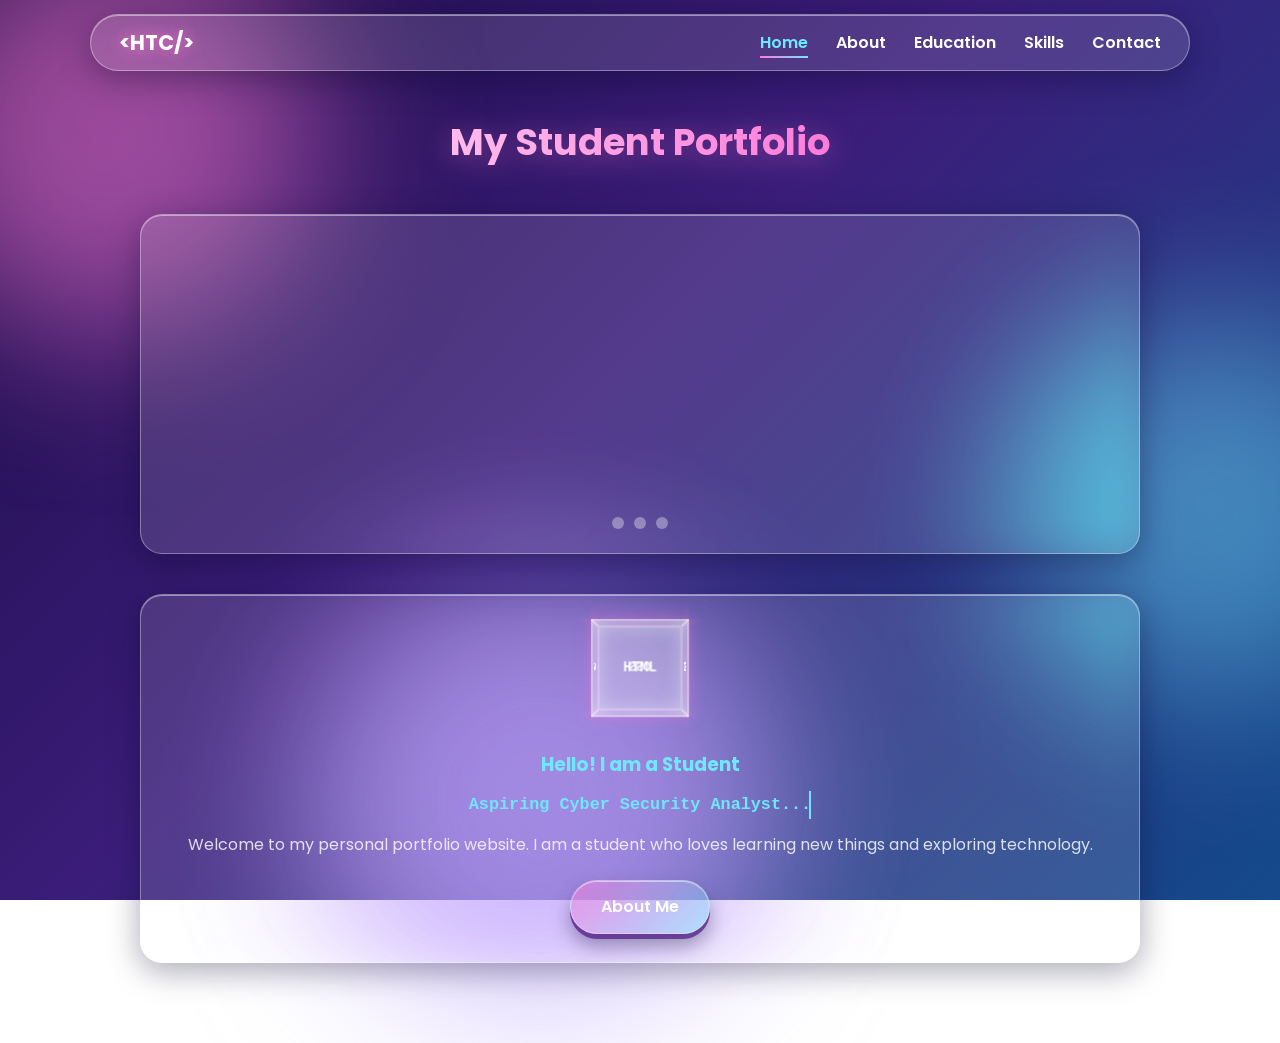
<file: index.html>
<!DOCTYPE html>
<html lang="en">
<head>
    <meta charset="UTF-8">
    <meta name="viewport" content="width=device-width, initial-scale=1.0">
    <title>My Student Portfolio</title>
    <!-- Google Font (Poppins) -->
    <link rel="preconnect" href="https://fonts.googleapis.com">
    <link href="https://fonts.googleapis.com/css2?family=Poppins:wght@300;400;600;700&display=swap" rel="stylesheet">
    <!-- Shared stylesheet: goes inside <head> -->
    <link rel="stylesheet" href="style.css">
</head>
<body>

    <!-- Sticky header with logo, page title and navigation -->
    <header class="navbar">
        <div class="nav-inner">
            <a class="logo" href="index.html">&lt;HTC/&gt;</a>
            <!-- Hamburger menu WITHOUT JavaScript: a hidden checkbox.
                 Clicking the label ticks the checkbox, and CSS shows the menu. -->
            <input type="checkbox" id="menu-toggle" class="menu-toggle">
            <label for="menu-toggle" class="hamburger" aria-label="Open menu">
                <span></span><span></span><span></span>
            </label>
            <nav id="nav-links">
            <a href="index.html" class="active">Home</a>
            <a href="about.html">About</a>
            <a href="education.html">Education</a>
            <a href="skills.html">Skills</a>
            <a href="contact.html">Contact</a>
            </nav>
        </div>
    </header>

    <h1 class="page-title">My Student Portfolio</h1>

    <main class="container">
        <!-- ===== Hero Slideshow ===== -->
        <section class="slideshow" id="slideshow">
            <div class="slide">
                <h2>Welcome to My Portfolio</h2>
                <p>Hello! I am a Student</p>
            </div>
            <div class="slide">
                <h2>Aspiring Cyber Security Analyst</h2>
                <p>Learning to protect systems and networks</p>
            </div>
            <div class="slide">
                <h2>Bahria University CS Student</h2>
                <p>Computer Science &middot; 1st Semester</p>
            </div>

            <!-- Dots light up in time with the slides (pure CSS animation) -->
            <div class="dots">
                <span class="dot"></span><span class="dot"></span><span class="dot"></span>
            </div>
        </section>

        <!-- ===== Intro card ===== -->
        <section class="content glass reveal hero">
            <!-- 3D rotating cube (CSS only, see section 13.5 in style.css) -->
            <div class="cube-scene" aria-hidden="true">
                <div class="cube">
                    <div class="face front">HTML</div>
                    <div class="face back">CSS</div>
                    <div class="face right">SEC</div>
                    <div class="face left">CS</div>
                    <div class="face top">&lt;/&gt;</div>
                    <div class="face bottom">0101</div>
                </div>
            </div>
            <h3>Hello! I am a Student</h3>
            <!-- Intro card -->
            <!-- Typing effect made with CSS only (see section 7 in style.css) -->
            <p class="typing-wrap"><span class="typing">Aspiring Cyber Security Analyst...</span></p>
            <p>
                Welcome to my personal portfolio website.
                I am a student who loves learning new things
                and exploring technology.
            </p>
            <a class="btn" href="about.html">About Me</a>
        </section>
    </main>

</body>
</html>
</file>
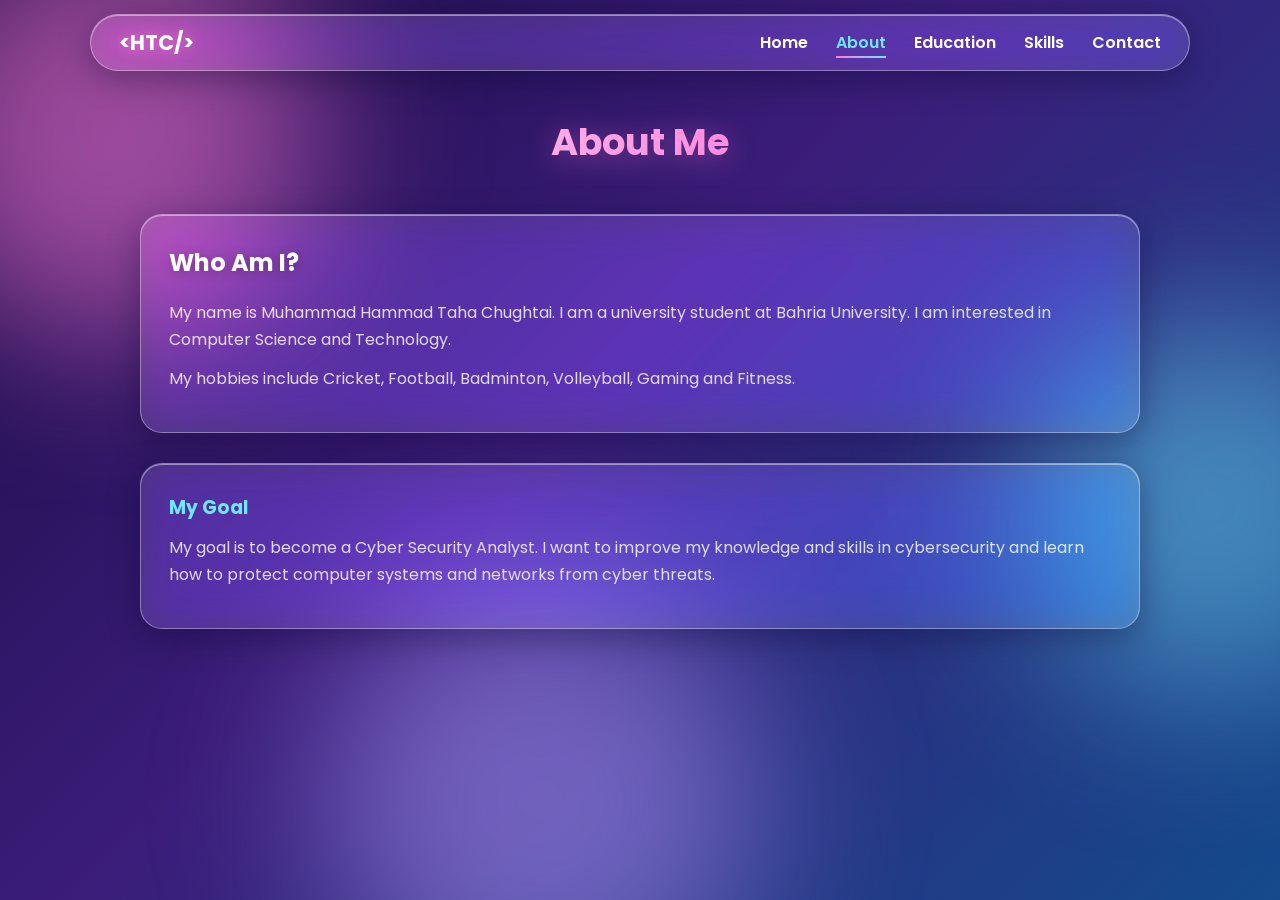
<file: about.html>
<!DOCTYPE html>
<html lang="en">
<head>
    <meta charset="UTF-8">
    <meta name="viewport" content="width=device-width, initial-scale=1.0">
    <title>About Me</title>
    <!-- Google Font (Poppins) -->
    <link rel="preconnect" href="https://fonts.googleapis.com">
    <link href="https://fonts.googleapis.com/css2?family=Poppins:wght@300;400;600;700&display=swap" rel="stylesheet">
    <!-- Shared stylesheet: goes inside <head> -->
    <link rel="stylesheet" href="style.css">
</head>
<body>

    <!-- Sticky header with logo, page title and navigation -->
    <header class="navbar">
        <div class="nav-inner">
            <a class="logo" href="index.html">&lt;HTC/&gt;</a>
            <!-- Hamburger menu WITHOUT JavaScript: a hidden checkbox.
                 Clicking the label ticks the checkbox, and CSS shows the menu. -->
            <input type="checkbox" id="menu-toggle" class="menu-toggle">
            <label for="menu-toggle" class="hamburger" aria-label="Open menu">
                <span></span><span></span><span></span>
            </label>
            <nav id="nav-links">
            <a href="index.html">Home</a>
            <a href="about.html" class="active">About</a>
            <a href="education.html">Education</a>
            <a href="skills.html">Skills</a>
            <a href="contact.html">Contact</a>
            </nav>
        </div>
    </header>

    <h1 class="page-title">About Me</h1>

    <main class="container">
        <section class="content glass reveal">
            <h2>Who Am I?</h2>
            <p>
                My name is Muhammad Hammad Taha Chughtai.
                I am a university student at Bahria University.
                I am interested in Computer Science and Technology.
            </p>
            <p>
                My hobbies include Cricket, Football, Badminton,
                Volleyball, Gaming and Fitness.
            </p>
        </section>

        <section class="content glass reveal">
            <h3>My Goal</h3>
            <p>
                My goal is to become a Cyber Security Analyst.
                I want to improve my knowledge and skills in
                cybersecurity and learn how to protect computer
                systems and networks from cyber threats.
            </p>
        </section>
    </main>

</body>
</html>
</file>
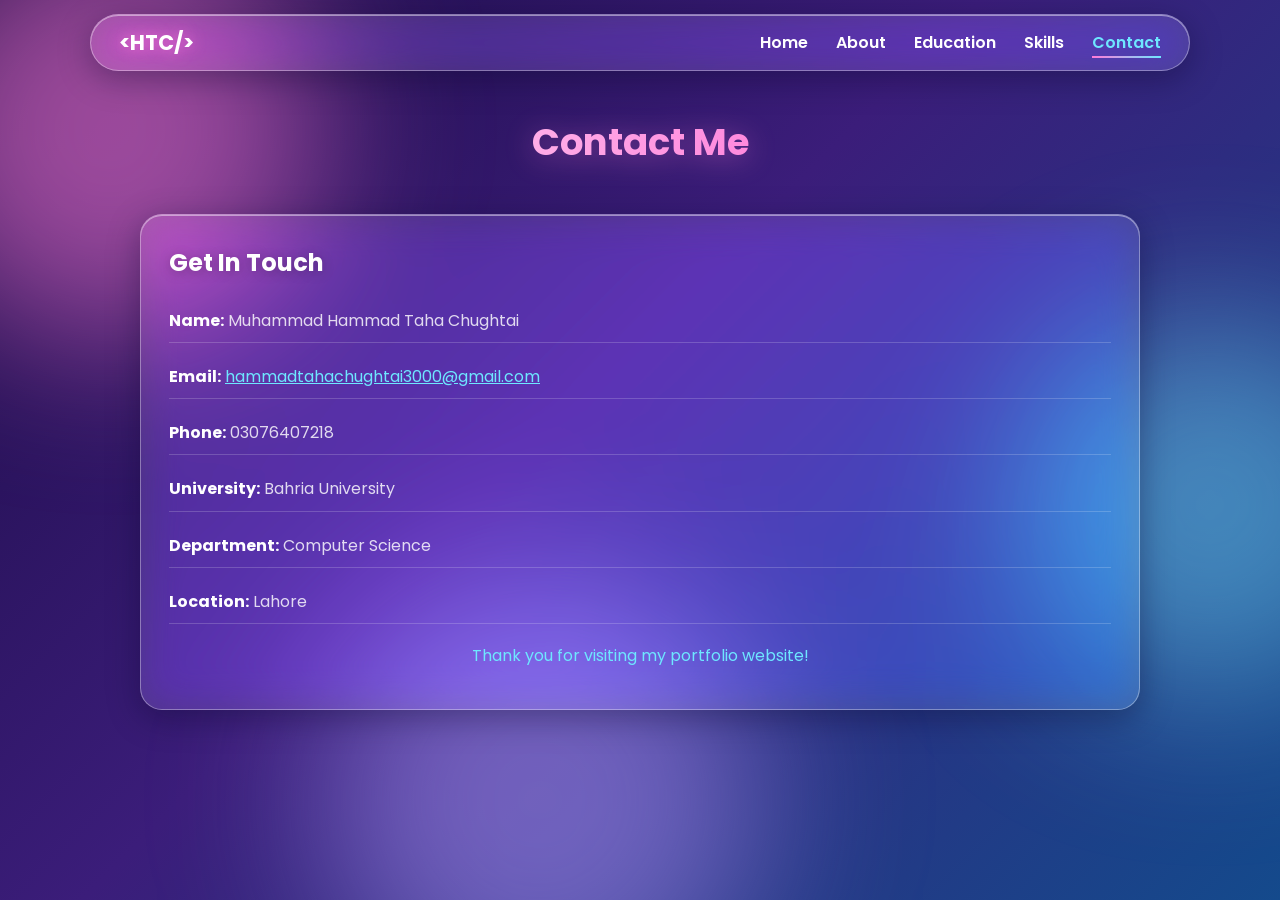
<file: contact.html>
<!DOCTYPE html>
<html lang="en">
<head>
    <meta charset="UTF-8">
    <meta name="viewport" content="width=device-width, initial-scale=1.0">
    <title>Contact Me</title>
    <!-- Google Font (Poppins) -->
    <link rel="preconnect" href="https://fonts.googleapis.com">
    <link href="https://fonts.googleapis.com/css2?family=Poppins:wght@300;400;600;700&display=swap" rel="stylesheet">
    <!-- Shared stylesheet: goes inside <head> -->
    <link rel="stylesheet" href="style.css">
</head>
<body>

    <!-- Sticky header with logo, page title and navigation -->
    <header class="navbar">
        <div class="nav-inner">
            <a class="logo" href="index.html">&lt;HTC/&gt;</a>
            <!-- Hamburger menu WITHOUT JavaScript: a hidden checkbox.
                 Clicking the label ticks the checkbox, and CSS shows the menu. -->
            <input type="checkbox" id="menu-toggle" class="menu-toggle">
            <label for="menu-toggle" class="hamburger" aria-label="Open menu">
                <span></span><span></span><span></span>
            </label>
            <nav id="nav-links">
            <a href="index.html">Home</a>
            <a href="about.html">About</a>
            <a href="education.html">Education</a>
            <a href="skills.html">Skills</a>
            <a href="contact.html" class="active">Contact</a>
            </nav>
        </div>
    </header>

    <h1 class="page-title">Contact Me</h1>

    <main class="container">
        <section class="content glass reveal">
            <h2>Get In Touch</h2>
            <div class="contact-list">
                <p><strong>Name:</strong> Muhammad Hammad Taha Chughtai</p>
                <p><strong>Email:</strong> <a href="mailto:hammadtahachughtai3000@gmail.com">hammadtahachughtai3000@gmail.com</a></p>
                <p><strong>Phone:</strong> 03076407218</p>
                <p><strong>University:</strong> Bahria University</p>
                <p><strong>Department:</strong> Computer Science</p>
                <p><strong>Location:</strong> Lahore</p>
            </div>
            <p class="thanks">Thank you for visiting my portfolio website!</p>
        </section>
    </main>

</body>
</html>
</file>
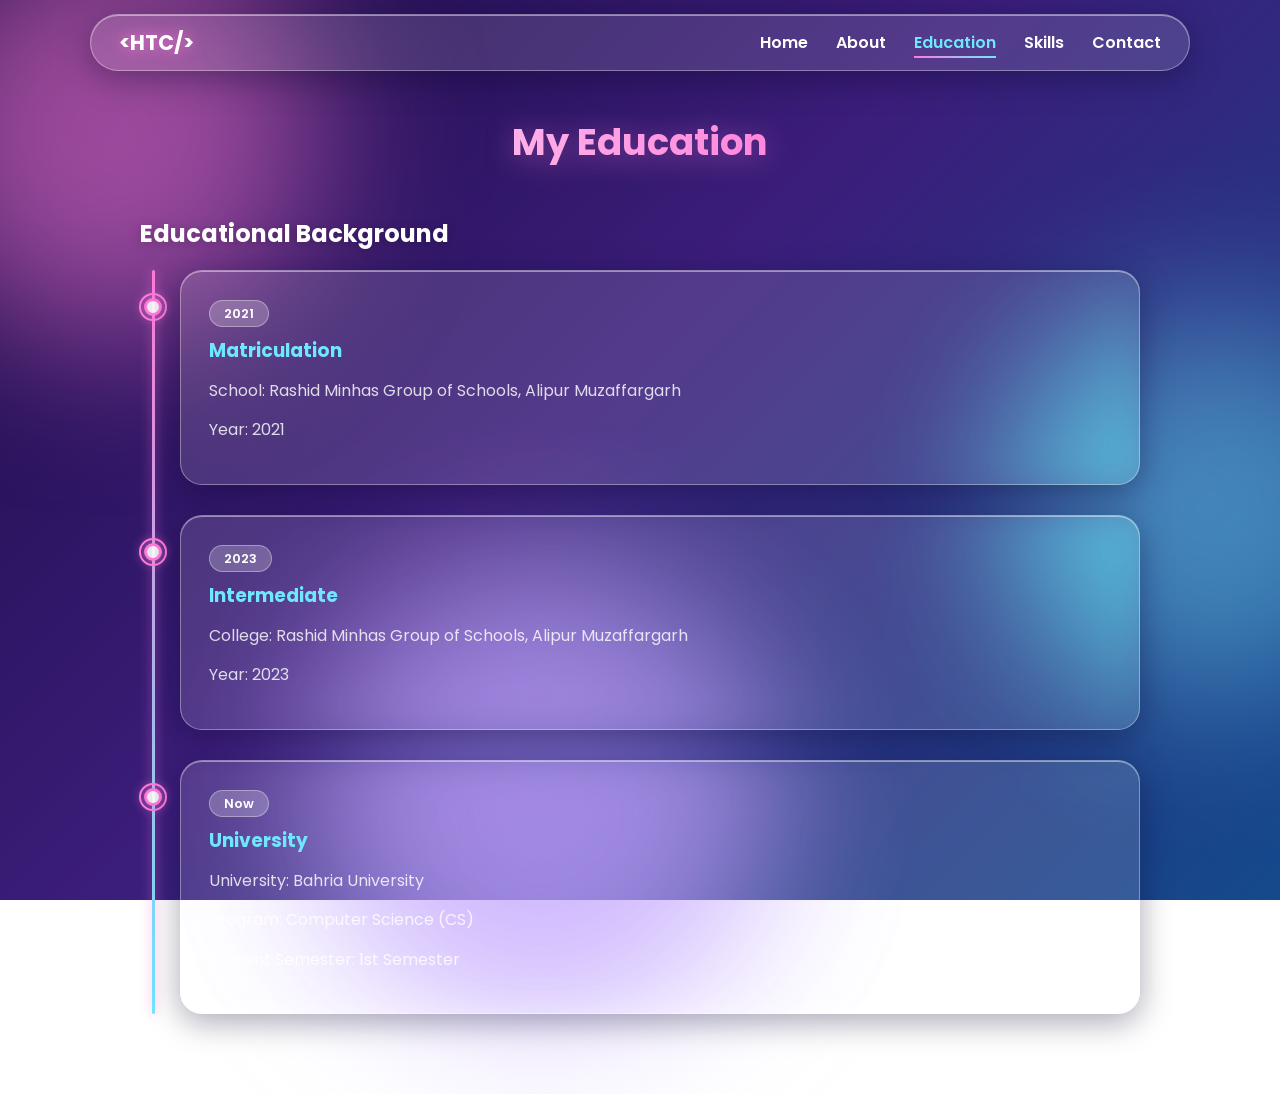
<file: education.html>
<!DOCTYPE html>
<html lang="en">
<head>
    <meta charset="UTF-8">
    <meta name="viewport" content="width=device-width, initial-scale=1.0">
    <title>My Education</title>
    <!-- Google Font (Poppins) -->
    <link rel="preconnect" href="https://fonts.googleapis.com">
    <link href="https://fonts.googleapis.com/css2?family=Poppins:wght@300;400;600;700&display=swap" rel="stylesheet">
    <!-- Shared stylesheet: goes inside <head> -->
    <link rel="stylesheet" href="style.css">
</head>
<body>

    <!-- Sticky header with logo, page title and navigation -->
    <header class="navbar">
        <div class="nav-inner">
            <a class="logo" href="index.html">&lt;HTC/&gt;</a>
            <!-- Hamburger menu WITHOUT JavaScript: a hidden checkbox.
                 Clicking the label ticks the checkbox, and CSS shows the menu. -->
            <input type="checkbox" id="menu-toggle" class="menu-toggle">
            <label for="menu-toggle" class="hamburger" aria-label="Open menu">
                <span></span><span></span><span></span>
            </label>
            <nav id="nav-links">
            <a href="index.html">Home</a>
            <a href="about.html">About</a>
            <a href="education.html" class="active">Education</a>
            <a href="skills.html">Skills</a>
            <a href="contact.html">Contact</a>
            </nav>
        </div>
    </header>

    <h1 class="page-title">My Education</h1>

    <main class="container">
        <section class="content">
            <h2 class="reveal">Educational Background</h2>

            <!-- Vertical timeline: each .timeline-item is one step -->
            <div class="timeline">
                <div class="timeline-item reveal">
                    <span class="timeline-dot"></span>
                    <div class="card glass">
                        <span class="badge">2021</span>
                        <h3>Matriculation</h3>
                        <p>School: Rashid Minhas Group of Schools, Alipur Muzaffargarh</p>
                        <p>Year: 2021</p>
                    </div>
                </div>
                <div class="timeline-item reveal">
                    <span class="timeline-dot"></span>
                    <div class="card glass">
                        <span class="badge">2023</span>
                        <h3>Intermediate</h3>
                        <p>College: Rashid Minhas Group of Schools, Alipur Muzaffargarh</p>
                        <p>Year: 2023</p>
                    </div>
                </div>
                <div class="timeline-item reveal">
                    <span class="timeline-dot"></span>
                    <div class="card glass">
                        <span class="badge">Now</span>
                        <h3>University</h3>
                        <p>University: Bahria University</p>
                        <p>Program: Computer Science (CS)</p>
                        <p>Current Semester: 1st Semester</p>
                    </div>
                </div>
            </div>
        </section>
    </main>

</body>
</html>
</file>
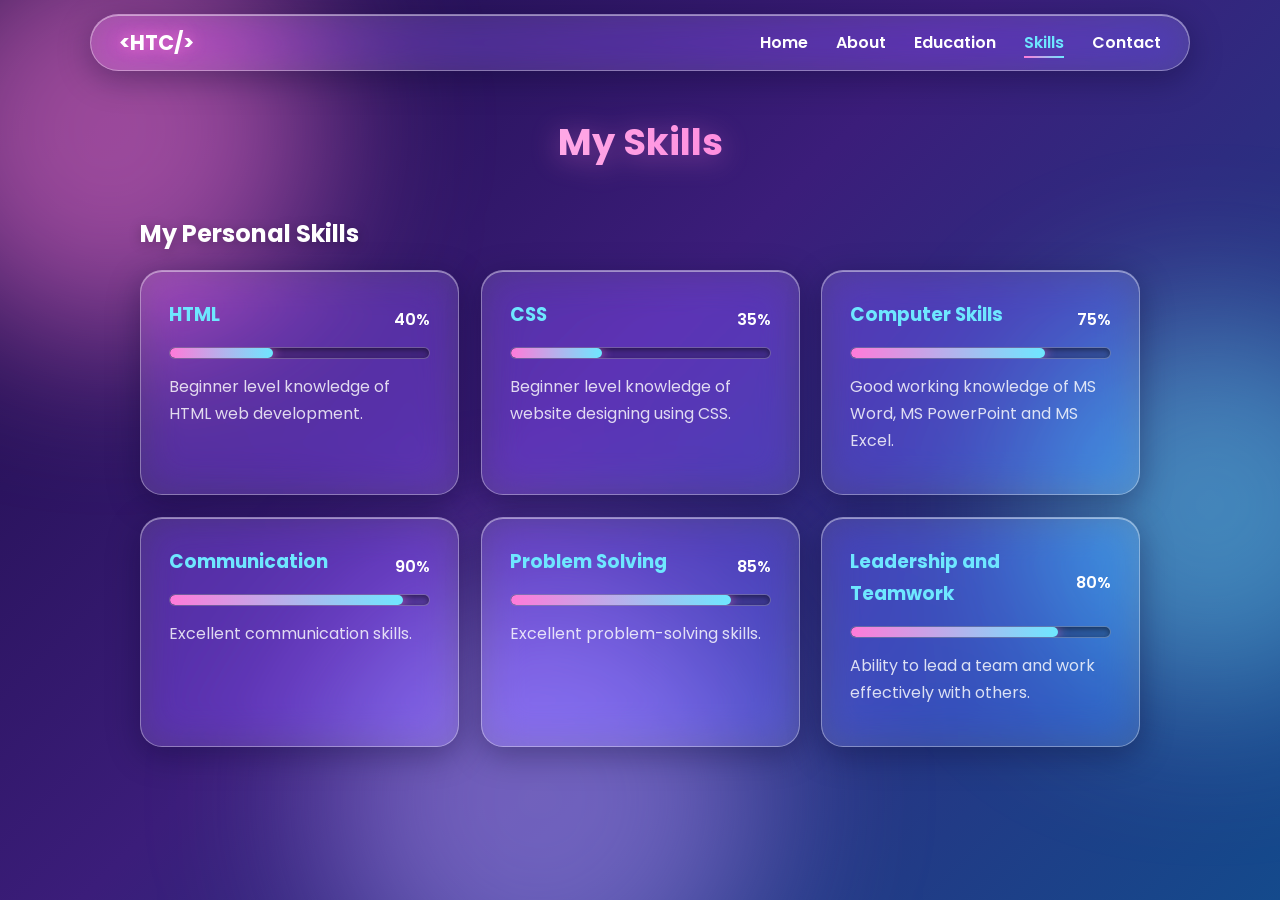
<file: skills.html>
<!DOCTYPE html>
<html lang="en">
<head>
    <meta charset="UTF-8">
    <meta name="viewport" content="width=device-width, initial-scale=1.0">
    <title>My Skills</title>
    <!-- Google Font (Poppins) -->
    <link rel="preconnect" href="https://fonts.googleapis.com">
    <link href="https://fonts.googleapis.com/css2?family=Poppins:wght@300;400;600;700&display=swap" rel="stylesheet">
    <!-- Shared stylesheet: goes inside <head> -->
    <link rel="stylesheet" href="style.css">
</head>
<body>

    <!-- Sticky header with logo, page title and navigation -->
    <header class="navbar">
        <div class="nav-inner">
            <a class="logo" href="index.html">&lt;HTC/&gt;</a>
            <!-- Hamburger menu WITHOUT JavaScript: a hidden checkbox.
                 Clicking the label ticks the checkbox, and CSS shows the menu. -->
            <input type="checkbox" id="menu-toggle" class="menu-toggle">
            <label for="menu-toggle" class="hamburger" aria-label="Open menu">
                <span></span><span></span><span></span>
            </label>
            <nav id="nav-links">
            <a href="index.html">Home</a>
            <a href="about.html">About</a>
            <a href="education.html">Education</a>
            <a href="skills.html" class="active">Skills</a>
            <a href="contact.html">Contact</a>
            </nav>
        </div>
    </header>

    <h1 class="page-title">My Skills</h1>

    <main class="container">
        <section class="content">
            <h2 class="reveal">My Personal Skills</h2>

            <!-- --level = how full the bar gets (in %) -->
            <div class="skills-grid">
                <div class="card glass reveal">
                    <div class="skill-head"><h3>HTML</h3><span>40%</span></div>
                    <div class="bar"><div class="bar-fill" style="--level: 40%"></div></div>
                    <p>Beginner level knowledge of HTML web development.</p>
                </div>
                <div class="card glass reveal">
                    <div class="skill-head"><h3>CSS</h3><span>35%</span></div>
                    <div class="bar"><div class="bar-fill" style="--level: 35%"></div></div>
                    <p>Beginner level knowledge of website designing using CSS.</p>
                </div>
                <div class="card glass reveal">
                    <div class="skill-head"><h3>Computer Skills</h3><span>75%</span></div>
                    <div class="bar"><div class="bar-fill" style="--level: 75%"></div></div>
                    <p>Good working knowledge of MS Word, MS PowerPoint and MS Excel.</p>
                </div>
                <div class="card glass reveal">
                    <div class="skill-head"><h3>Communication</h3><span>90%</span></div>
                    <div class="bar"><div class="bar-fill" style="--level: 90%"></div></div>
                    <p>Excellent communication skills.</p>
                </div>
                <div class="card glass reveal">
                    <div class="skill-head"><h3>Problem Solving</h3><span>85%</span></div>
                    <div class="bar"><div class="bar-fill" style="--level: 85%"></div></div>
                    <p>Excellent problem-solving skills.</p>
                </div>
                <div class="card glass reveal">
                    <div class="skill-head"><h3>Leadership and Teamwork</h3><span>80%</span></div>
                    <div class="bar"><div class="bar-fill" style="--level: 80%"></div></div>
                    <p>Ability to lead a team and work effectively with others.</p>
                </div>
            </div>
        </section>
    </main>

</body>
</html>
</file>
<file: style.css>
/* =========================================================
   STUDENT PORTFOLIO - Glassmorphism Theme (CSS only, no JS)
   Glassmorphism = frosted translucent panels (backdrop-filter: blur)
   floating over a colorful gradient background.
   Sections: 1.Variables 2.Base+Background 3.Navbar 4.Layout 5.Glass
   6.Slideshow 7.Typing 8.Skills 9.Timeline 10.Cube 11.Animations 12.Mobile
   ========================================================= */

/* 1. Color & style variables (change these to re-theme the site) */
:root {
    --text: #ffffff;
    --text-dim: rgba(255, 255, 255, 0.82);
    --pink: #ff7ad9;
    --cyan: #6ee7ff;
    --violet: #b197fc;
    --glass: rgba(255, 255, 255, 0.13);          /* translucent white */
    --glass-strong: rgba(255, 255, 255, 0.2);
    --glass-border: rgba(255, 255, 255, 0.35);   /* light edge of the glass */
    --glass-shadow: 0 8px 32px rgba(10, 5, 40, 0.35);
    --radius: 22px;
}

/* 2. Base + colorful background */
* { margin: 0; padding: 0; box-sizing: border-box; }
html { scroll-behavior: smooth; }

body {
    font-family: 'Poppins', Arial, sans-serif;
    color: var(--text);
    line-height: 1.7;
    min-height: 100vh;
    display: flex;
    flex-direction: column;
    /* Deep gradient: the glass needs something colorful behind it */
    background: linear-gradient(135deg, #1b0b44 0%, #3b1d7a 45%, #144a8c 100%);
    background-attachment: fixed;
    animation: pageFade 0.8s ease both;
}
@keyframes pageFade { from { opacity: 0; } to { opacity: 1; } }

a { color: var(--cyan); }

/* Three big blurred color blobs drift behind the glass.
   The blur of the glass panels picks up their colors. */
html::before, body::before, body::after {
    content: "";
    position: fixed;
    border-radius: 50%;
    filter: blur(80px);
    z-index: -1;
    pointer-events: none;
    animation: float 16s ease-in-out infinite alternate;
}
html::before { width: 420px; height: 420px; background: rgba(255, 122, 217, 0.55); top: -80px; left: -100px; }
body::before { width: 380px; height: 380px; background: rgba(110, 231, 255, 0.45); top: 35%; right: -120px; animation-delay: -5s; }
body::after  { width: 440px; height: 440px; background: rgba(177, 151, 252, 0.5); bottom: -120px; left: 25%; animation-delay: -10s; }
@keyframes float {
    from { transform: translate(0, 0) scale(1); }
    to   { transform: translate(70px, -50px) scale(1.2); }
}

/* 3. Floating glass navbar */
.navbar {
    position: sticky;
    top: 12px;
    z-index: 100;
    width: 92%;
    max-width: 1100px;
    margin: 14px auto 0;
    background: var(--glass);
    border: 1px solid var(--glass-border);
    border-radius: 60px;
    box-shadow: var(--glass-shadow), inset 0 1px 0 rgba(255, 255, 255, 0.45);
    backdrop-filter: blur(20px) saturate(160%);
    -webkit-backdrop-filter: blur(20px) saturate(160%);
}
.nav-inner {
    padding: 10px 28px;
    display: flex;
    align-items: center;
    justify-content: space-between;
}
.logo {
    display: inline-block;
    font-weight: 700;
    font-size: 1.3rem;
    color: #fff;
    text-decoration: none;
    text-shadow: 0 0 14px rgba(255, 122, 217, 0.9);
    transition: transform 0.7s ease;
}
.logo:hover { transform: perspective(400px) rotateY(360deg); }   /* coin flip */

nav a {
    position: relative;
    color: var(--text);
    text-decoration: none;
    margin-left: 24px;
    font-weight: 600;
    transition: color 0.3s;
}
/* Animated underline grows from 0 to full width */
nav a::after {
    content: "";
    position: absolute;
    left: 0;
    bottom: -4px;
    width: 0;
    height: 2px;
    background: linear-gradient(90deg, var(--pink), var(--cyan));
    transition: width 0.3s ease;
}
nav a:hover, nav a.active { color: var(--cyan); }
nav a:hover::after, nav a.active::after { width: 100%; }

.menu-toggle { display: none; }          /* hidden checkbox for the mobile menu */
.hamburger { display: none; cursor: pointer; }
.hamburger span {
    display: block;
    width: 26px;
    height: 3px;
    margin: 5px 0;
    background: #fff;
    border-radius: 2px;
    transition: 0.3s;
}

/* 4. Layout */
.page-title {
    text-align: center;
    margin: 40px 20px 10px;
    font-size: 2.3rem;
    background: linear-gradient(90deg, #fff, var(--pink), var(--cyan), #fff);
    background-size: 200% auto;
    -webkit-background-clip: text;
    background-clip: text;
    color: transparent;
    filter: drop-shadow(0 4px 14px rgba(255, 122, 217, 0.4));
    animation: shimmer 5s linear infinite, floatY 5s ease-in-out infinite;
}
@keyframes shimmer { to { background-position: 200% center; } }
@keyframes floatY { 0%, 100% { transform: translateY(0); } 50% { transform: translateY(-8px); } }

.container {
    width: 90%;
    max-width: 1000px;
    margin: 30px auto 50px;
    flex: 1;
    perspective: 1200px;
}
.content { margin-bottom: 30px; }
.content h2 { color: #fff; margin-bottom: 15px; text-shadow: 0 2px 12px rgba(0, 0, 0, 0.25); }
.content h3 { color: var(--cyan); margin-bottom: 10px; }
.content p { margin-bottom: 12px; color: var(--text-dim); }
.content strong { color: #fff; }

/* 5. THE GLASS EFFECT */
.glass {
    position: relative;
    overflow: hidden;
    background: var(--glass);
    border: 1px solid var(--glass-border);
    border-radius: var(--radius);
    padding: 28px;
    box-shadow: var(--glass-shadow), inset 0 1px 0 rgba(255, 255, 255, 0.45);
    backdrop-filter: blur(20px) saturate(160%);        /* the frosted blur */
    -webkit-backdrop-filter: blur(20px) saturate(160%);
    transition: translate 0.4s ease, rotate 0.4s ease, box-shadow 0.4s ease, background 0.4s ease;
}
/* Hover: the glass lifts, tilts in 3D and becomes a little brighter.
   (separate "translate" and "rotate" properties are used because the
   reveal animation controls "transform") */
.glass:hover {
    background: var(--glass-strong);
    translate: 0 -8px 40px;
    rotate: 0 1 0 -6deg;
    box-shadow: 0 18px 45px rgba(10, 5, 40, 0.45), 0 0 30px rgba(255, 122, 217, 0.3), inset 0 1px 0 rgba(255, 255, 255, 0.6);
}
.skills-grid .glass:nth-child(even):hover,
.timeline-item:nth-child(even) .glass:hover { rotate: 0 1 0 6deg; }

/* Light shine that sweeps across the glass on hover */
.glass::after {
    content: "";
    position: absolute;
    top: 0;
    left: -75%;
    width: 50%;
    height: 100%;
    background: linear-gradient(120deg, transparent, rgba(255, 255, 255, 0.25), transparent);
    transform: skewX(-20deg);
    pointer-events: none;
}
.glass:hover::after { animation: shine 0.9s ease; }
@keyframes shine { to { left: 125%; } }

.hero { text-align: center; }

.btn {
    display: inline-block;
    margin-top: 10px;
    padding: 12px 30px;
    border: 1px solid var(--glass-border);
    border-radius: 40px;
    color: #fff;
    text-decoration: none;
    font-weight: 600;
    background: linear-gradient(135deg, rgba(255, 122, 217, 0.55), rgba(110, 231, 255, 0.45));
    box-shadow: 0 5px 0 rgba(90, 40, 140, 0.8), 0 12px 20px rgba(10, 5, 40, 0.35), inset 0 1px 0 rgba(255, 255, 255, 0.5);
    transition: transform 0.2s, box-shadow 0.2s;
}
.btn:hover { transform: translateY(-3px); box-shadow: 0 8px 0 rgba(90, 40, 140, 0.8), 0 0 28px rgba(255, 122, 217, 0.7); }
.btn:active { transform: translateY(4px); box-shadow: 0 1px 0 rgba(90, 40, 140, 0.8), 0 0 12px rgba(255, 122, 217, 0.6); }

/* 6. Hero slideshow (pure CSS, glass panel with 3D flipping slides) */
.slideshow {
    position: relative;
    height: 340px;
    margin-bottom: 40px;
    border-radius: var(--radius);
    overflow: hidden;
    perspective: 1200px;
    background: var(--glass);
    border: 1px solid var(--glass-border);
    backdrop-filter: blur(20px) saturate(160%);
    -webkit-backdrop-filter: blur(20px) saturate(160%);
    box-shadow: var(--glass-shadow), inset 0 1px 0 rgba(255, 255, 255, 0.45);
    animation: borderGlow 4s ease-in-out infinite alternate;
}
@keyframes borderGlow {
    from { box-shadow: var(--glass-shadow), 0 0 14px rgba(110, 231, 255, 0.25), inset 0 1px 0 rgba(255, 255, 255, 0.45); }
    to   { box-shadow: var(--glass-shadow), 0 0 36px rgba(255, 122, 217, 0.45), inset 0 1px 0 rgba(255, 255, 255, 0.45); }
}
/* 3 slides stacked; each flips in, stays, flips out. 3 x 4s = 12s loop */
.slide {
    position: absolute;
    inset: 0;
    display: flex;
    flex-direction: column;
    justify-content: center;
    align-items: center;
    text-align: center;
    padding: 20px 60px;
    opacity: 0;
    backface-visibility: hidden;
    animation: slideFade 12s infinite;
}
.slide:nth-child(2) { animation-delay: 4s; }
.slide:nth-child(3) { animation-delay: 8s; }
@keyframes slideFade {
    0%   { opacity: 0; transform: rotateY(-75deg) scale(0.9); }
    6%   { opacity: 1; transform: rotateY(0) scale(1); }
    30%  { opacity: 1; transform: rotateY(0) scale(1); }
    36%  { opacity: 0; transform: rotateY(75deg) scale(0.9); }
    100% { opacity: 0; transform: rotateY(75deg) scale(0.9); }
}
/* Soft light that slowly zooms behind each slide */
.slide::before {
    content: "";
    position: absolute;
    inset: 0;
    z-index: -1;
    background: radial-gradient(circle at center, rgba(255, 255, 255, 0.1), transparent 60%);
    animation: zoom 12s infinite;
}
@keyframes zoom { 0% { transform: scale(1); } 36%, 100% { transform: scale(1.4); } }
.slide:nth-child(2), .slide:nth-child(2) h2, .slide:nth-child(2) p, .slide:nth-child(2)::before { animation-delay: 4s; }
.slide:nth-child(3), .slide:nth-child(3) h2, .slide:nth-child(3) p, .slide:nth-child(3)::before { animation-delay: 8s; }

.slide h2 {
    font-size: 2.2rem;
    color: #fff;
    /* stacked shadows = 3D extruded text */
    text-shadow: 1px 1px 0 rgba(255, 122, 217, 0.9), 2px 2px 0 rgba(200, 80, 170, 0.8),
                 3px 3px 0 rgba(140, 60, 140, 0.7), 0 0 30px rgba(255, 255, 255, 0.35);
    animation: slideDown 12s infinite;
}
.slide p { color: var(--text-dim); font-size: 1.1rem; animation: slideUp 12s infinite; }
@keyframes slideDown { 0% { opacity: 0; transform: translateY(-40px); } 8%, 100% { opacity: 1; transform: none; } }
@keyframes slideUp   { 0%, 2% { opacity: 0; transform: translateY(40px); } 10%, 100% { opacity: 1; transform: none; } }

/* Progress line at the top (4s, repeats) */
.slideshow::after {
    content: "";
    position: absolute;
    top: 0;
    left: 0;
    height: 3px;
    width: 0;
    background: linear-gradient(90deg, var(--pink), var(--cyan));
    box-shadow: 0 0 10px var(--pink);
    z-index: 5;
    animation: progress 4s linear infinite;
}
@keyframes progress { to { width: 100%; } }

.dots { position: absolute; bottom: 16px; width: 100%; text-align: center; }
.dot {
    display: inline-block;
    width: 12px;
    height: 12px;
    margin: 0 5px;
    border-radius: 50%;
    background: rgba(255, 255, 255, 0.35);
    animation: dotGlow 12s infinite;
}
.dot:nth-child(2) { animation-delay: 4s; }
.dot:nth-child(3) { animation-delay: 8s; }
@keyframes dotGlow {
    0%, 33%   { background: #fff; box-shadow: 0 0 12px var(--pink); }
    34%, 100% { background: rgba(255, 255, 255, 0.35); box-shadow: none; }
}
/* Pause everything while the mouse is over the slideshow */
.slideshow:hover, .slideshow:hover .slide, .slideshow:hover .slide *, .slideshow:hover .slide::before,
.slideshow:hover .dot, .slideshow:hover::after { animation-play-state: paused; }

/* 7. Typing effect (CSS only: width grows letter by letter with steps()) */
.typing-wrap { display: flex; justify-content: center; }
.typing {
    display: inline-block;
    color: var(--cyan);
    font-weight: 600;
    font-family: monospace;
    font-size: 1.05rem;
    white-space: nowrap;
    overflow: hidden;
    width: 0;
    border-right: 2px solid var(--cyan);
    animation: typing 3s steps(34) 0.6s forwards, blink 0.8s step-end infinite;
}
@keyframes typing { to { width: 34ch; } }
@keyframes blink { 50% { border-color: transparent; } }

/* 8. Skills: glass cards with glass-tube progress bars */
.skills-grid {
    display: grid;
    grid-template-columns: repeat(auto-fit, minmax(280px, 1fr));
    gap: 22px;
    perspective: 1200px;
}
.skill-head { display: flex; justify-content: space-between; align-items: center; }
.skill-head span { color: #fff; font-weight: 600; }
.bar {
    height: 12px;
    background: rgba(0, 0, 0, 0.25);
    border: 1px solid rgba(255, 255, 255, 0.25);
    border-radius: 12px;
    overflow: hidden;
    margin: 6px 0 14px;
    box-shadow: inset 0 2px 5px rgba(0, 0, 0, 0.4);
}
.bar-fill {
    position: relative;
    overflow: hidden;
    height: 100%;
    width: 0;
    animation: fillBar 1.8s ease 0.6s forwards;   /* grows to --level set in skills.html */
    background: linear-gradient(90deg, var(--pink), var(--cyan));
    box-shadow: 0 0 12px rgba(255, 122, 217, 0.8);
    border-radius: 12px;
}
@keyframes fillBar { to { width: var(--level); } }
.bar-fill::after {            /* shine moving along the bar */
    content: "";
    position: absolute;
    inset: 0;
    background: linear-gradient(90deg, transparent, rgba(255, 255, 255, 0.6), transparent);
    transform: translateX(-100%);
    animation: barShine 2.2s ease-in-out 2.4s infinite;
}
@keyframes barShine { to { transform: translateX(100%); } }

/* 9. Education timeline */
.timeline { position: relative; padding-left: 40px; }
.timeline::before {            /* the glowing vertical line */
    content: "";
    position: absolute;
    left: 12px;
    top: 0;
    bottom: 0;
    width: 3px;
    border-radius: 3px;
    background: linear-gradient(var(--pink), var(--cyan));
    box-shadow: 0 0 12px rgba(255, 122, 217, 0.7);
}
.timeline-item { position: relative; margin-bottom: 30px; perspective: 1000px; }
.timeline-dot {
    position: absolute;
    left: -36px;
    top: 28px;
    width: 18px;
    height: 18px;
    border-radius: 50%;
    background: rgba(255, 255, 255, 0.9);
    border: 3px solid var(--pink);
    box-shadow: 0 0 14px var(--pink);
}
.timeline-dot::after {         /* pulsing ring */
    content: "";
    position: absolute;
    inset: -8px;
    border-radius: 50%;
    border: 2px solid var(--pink);
    animation: ping 2s ease-out infinite;
}
@keyframes ping { from { transform: scale(0.6); opacity: 0.9; } to { transform: scale(1.8); opacity: 0; } }
.badge {
    display: inline-block;
    padding: 2px 14px;
    margin-bottom: 8px;
    font-size: 0.8rem;
    font-weight: 600;
    color: #fff;
    border-radius: 20px;
    background: rgba(255, 255, 255, 0.22);
    border: 1px solid var(--glass-border);
}

.contact-list p { padding: 8px 0; border-bottom: 1px solid rgba(255, 255, 255, 0.18); }
.thanks { margin-top: 18px; text-align: center; color: var(--cyan) !important; }

/* 10. Rotating 3D glass cube (home page) */
.cube-scene { width: 90px; height: 90px; margin: 0 auto 36px; perspective: 600px; }
.cube {
    position: relative;
    width: 100%;
    height: 100%;
    transform-style: preserve-3d;
    animation: spinCube 14s linear infinite;
}
.face {
    position: absolute;
    width: 90px;
    height: 90px;
    display: flex;
    align-items: center;
    justify-content: center;
    font-family: monospace;
    font-weight: 700;
    color: #fff;
    background: rgba(255, 255, 255, 0.16);
    border: 1px solid rgba(255, 255, 255, 0.6);
    box-shadow: inset 0 0 22px rgba(255, 255, 255, 0.25), 0 0 16px rgba(255, 122, 217, 0.35);
}
.face.front  { transform: translateZ(45px); }
.face.back   { transform: rotateY(180deg) translateZ(45px); }
.face.right  { transform: rotateY(90deg)  translateZ(45px); }
.face.left   { transform: rotateY(-90deg) translateZ(45px); }
.face.top    { transform: rotateX(90deg)  translateZ(45px); }
.face.bottom { transform: rotateX(-90deg) translateZ(45px); }
@keyframes spinCube {
    from { transform: rotateX(-20deg) rotateY(0deg); }
    to   { transform: rotateX(340deg) rotateY(360deg); }
}

/* 11. Reveal: glass cards swing up in 3D when they appear */
.reveal { animation: reveal 0.8s ease both; }
.reveal:nth-child(2) { animation-delay: 0.15s; }
.reveal:nth-child(3) { animation-delay: 0.3s; }
.reveal:nth-child(4) { animation-delay: 0.45s; }
.reveal:nth-child(5) { animation-delay: 0.6s; }
.reveal:nth-child(6) { animation-delay: 0.75s; }
@keyframes reveal {
    from { opacity: 0; transform: perspective(900px) rotateX(-30deg) translateY(50px) scale(0.95); }
    to   { opacity: 1; transform: perspective(900px) rotateX(0deg) translateY(0) scale(1); }
}
@keyframes revealSide {
    from { opacity: 0; transform: perspective(900px) rotateY(-35deg) translateX(-50px); }
    to   { opacity: 1; transform: perspective(900px) rotateY(0deg) translateX(0); }
}
/* Modern browsers also replay it while scrolling */
@supports (animation-timeline: view()) {
    .reveal {
        animation: reveal linear both;
        animation-timeline: view();
        animation-range: entry 0% cover 30%;
    }
}
.timeline-item.reveal { animation-name: revealSide; }

/* 12. Mobile (screens under 768px) */
@media (max-width: 768px) {
    .hamburger { display: block; }
    .nav-inner { padding: 10px 22px; }
    .navbar { border-radius: 28px; }

    /* Menu drops down as a panel under the navbar */
    nav {
        position: absolute;
        top: calc(100% + 10px);
        left: 0;
        right: 0;
        display: flex;
        flex-direction: column;
        border-radius: 22px;
        background: rgba(40, 20, 90, 0.92);
        border: 1px solid transparent;
        max-height: 0;
        overflow: hidden;
        transition: max-height 0.4s ease;
    }
    .menu-toggle:checked ~ nav { max-height: 320px; border-color: var(--glass-border); }
    nav a { margin: 0; padding: 14px 24px; }
    nav a::after { display: none; }

    /* Hamburger turns into an X */
    .menu-toggle:checked + .hamburger span:nth-child(1) { transform: translateY(8px) rotate(45deg); }
    .menu-toggle:checked + .hamburger span:nth-child(2) { opacity: 0; }
    .menu-toggle:checked + .hamburger span:nth-child(3) { transform: translateY(-8px) rotate(-45deg); }

    .page-title { font-size: 1.7rem; }
    .slideshow { height: 280px; }
    .slide { padding: 20px 50px; }
    .slide h2 { font-size: 1.5rem; }
    .glass { padding: 20px; }
    .typing { font-size: 0.8rem; }

    .cube-scene, .face { width: 70px; height: 70px; }
    .cube-scene { margin-bottom: 28px; }
    .face.front  { transform: translateZ(35px); }
    .face.back   { transform: rotateY(180deg) translateZ(35px); }
    .face.right  { transform: rotateY(90deg)  translateZ(35px); }
    .face.left   { transform: rotateY(-90deg) translateZ(35px); }
    .face.top    { transform: rotateX(90deg)  translateZ(35px); }
    .face.bottom { transform: rotateX(-90deg) translateZ(35px); }
}

/* Respect users who prefer less motion (and keep content visible) */
@media (prefers-reduced-motion: reduce) {
    *, *::before, *::after { animation: none !important; transition: none !important; }
    .slide:first-child { opacity: 1; }
    .bar-fill { width: var(--level); }
    .typing { width: 34ch; }
}
</file>
